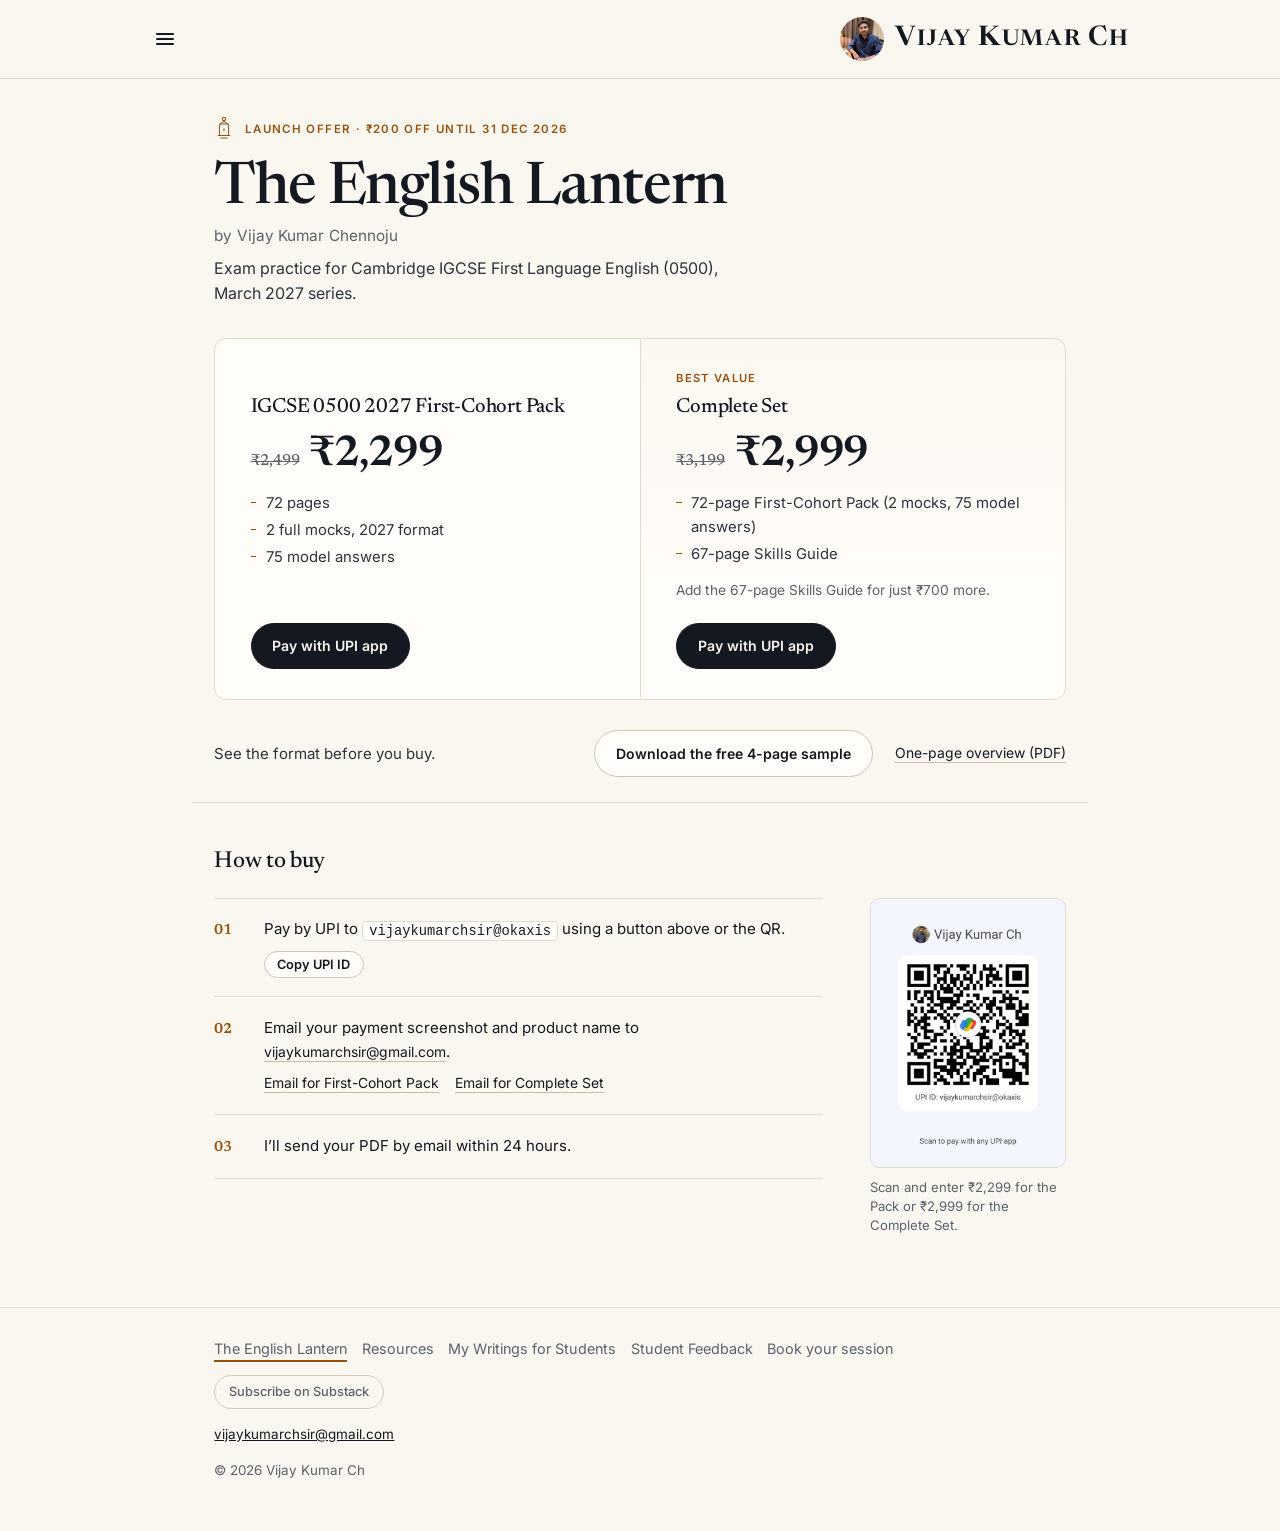
<file: index.html>
<!doctype html>
<html lang="en">
<head>
<meta charset="utf-8">
<meta name="viewport" content="width=device-width,initial-scale=1">
<title>The English Lantern · by Vijay Kumar Chennoju</title>
<meta name="description" content="Exam practice for Cambridge IGCSE First Language English (0500), March 2027 series.">
<link rel="stylesheet" href="css/site.css?v=4">
<link rel="stylesheet" href="https://fonts.googleapis.com/css2?family=Newsreader:ital,opsz,wght@0,6..72,400;0,6..72,500;0,6..72,600;0,6..72,700;1,6..72,400&amp;family=Inter:ital,opsz,wght@0,14..32,400;0,14..32,600;1,14..32,400&amp;display=swap">
<link rel="stylesheet" href="css/lantern.css?v=4">
</head>
<body class="lantern-page">
<a class="skip" href="#main">Skip to content</a>
<header id="site-header"></header>
<main id="main">

<section class="hero wrap">
  <div class="hero-top">
    <svg class="lantern-mark" viewBox="0 0 24 32" fill="none" xmlns="http://www.w3.org/2000/svg" aria-hidden="true" focusable="false">
      <circle cx="12" cy="3.5" r="2" stroke="currentColor" stroke-width="1.25"/>
      <path d="M7 9.5 12 6.5l5 3" stroke="currentColor" stroke-width="1.25" stroke-linejoin="round"/>
      <rect x="6.5" y="9.5" width="11" height="14" rx="1.5" stroke="currentColor" stroke-width="1.25"/>
      <path d="M12 19.5c0-2-1.8-3 0-5.2 1.8 2.2 0 3.2 0 5.2Z" fill="currentColor"/>
      <path d="M5 23.5h14M8 26.5h8" stroke="currentColor" stroke-width="1.25" stroke-linecap="round"/>
    </svg>
    <p class="offer-kicker">Launch offer · ₹200 off until 31 Dec 2026</p>
  </div>
  <h1>The English Lantern<span class="byline">by Vijay Kumar Chennoju</span></h1>
  <p class="lead">Exam practice for Cambridge IGCSE First Language English (0500), March 2027 series.</p>
</section>

<section class="offer-band wrap">
  <div class="packs">
    <article class="pack">
      <p class="pack-tag" aria-hidden="true">&nbsp;</p>
      <h2>IGCSE 0500 2027 First-Cohort Pack</h2>
      <p class="price"><del>₹2,499</del> <span class="now">₹2,299</span></p>
      <ul class="pack-list">
        <li>72 pages</li>
        <li>2 full mocks, 2027 format</li>
        <li>75 model answers</li>
      </ul>
      <p class="pack-action"><a class="btn" href="upi://pay?pa=vijaykumarchsir@okaxis&amp;pn=Vijay%20Kumar%20Chennoju&amp;cu=INR&amp;am=2299">Pay with UPI app</a></p>
    </article>

    <article class="pack">
      <p class="pack-tag">Best value</p>
      <h2>Complete Set</h2>
      <p class="price"><del>₹3,199</del> <span class="now">₹2,999</span></p>
      <ul class="pack-list">
        <li>72-page First-Cohort Pack (2 mocks, 75 model answers)</li>
        <li>67-page Skills Guide</li>
      </ul>
      <p class="sub-note">Add the 67-page Skills Guide for just ₹700 more.</p>
      <p class="pack-action"><a class="btn" href="upi://pay?pa=vijaykumarchsir@okaxis&amp;pn=Vijay%20Kumar%20Chennoju&amp;cu=INR&amp;am=2999">Pay with UPI app</a></p>
    </article>
  </div>
</section>

<section class="sample-band wrap">
  <p class="sample-note">See the format before you buy.</p>
  <div class="sample-actions">
    <a class="btn ghost" href="files/lantern-sample.pdf">Download the free 4-page sample</a>
    <a class="text-link" href="files/lantern-sales-sheet.pdf">One-page overview (PDF)</a>
  </div>
</section>

<section class="buy-band wrap">
  <h2>How to buy</h2>
  <div class="buy-grid">
    <ol class="steps">
      <li>
        <span class="num">01</span>
        <div class="step-body">
          <p>Pay by UPI to <span class="upi-id">vijaykumarchsir@okaxis</span> using a button above or the QR.</p>
          <div class="step-actions">
            <button type="button" class="btn ghost slim" data-copy="vijaykumarchsir@okaxis">Copy UPI ID</button>
          </div>
        </div>
      </li>
      <li>
        <span class="num">02</span>
        <div class="step-body">
          <p>Email your payment screenshot and product name to <a class="text-link" href="mailto:vijaykumarchsir@gmail.com">vijaykumarchsir@gmail.com</a>.</p>
          <div class="step-actions">
            <a class="text-link" href="mailto:vijaykumarchsir@gmail.com?subject=Payment%20for%20IGCSE%200500%202027%20First-Cohort%20Pack&amp;body=Hello%2C%0A%0AI%20have%20paid%20for%20the%20IGCSE%200500%202027%20First-Cohort%20Pack.%20My%20payment%20screenshot%20is%20attached.%0A%0AThank%20you.">Email for First-Cohort Pack</a>
            <a class="text-link" href="mailto:vijaykumarchsir@gmail.com?subject=Payment%20for%20The%20English%20Lantern%20Complete%20Set&amp;body=Hello%2C%0A%0AI%20have%20paid%20for%20the%20Complete%20Set.%20My%20payment%20screenshot%20is%20attached.%0A%0AThank%20you.">Email for Complete Set</a>
          </div>
        </div>
      </li>
      <li>
        <span class="num">03</span>
        <div class="step-body">
          <p>I’ll send your PDF by email within 24 hours.</p>
        </div>
      </li>
    </ol>

    <aside class="qr-aside">
      <figure class="qr-frame">
        <img src="images/upi-qr.jpg" width="600" height="834" alt="Google Pay QR code for Vijay Kumar Ch, UPI ID vijaykumarchsir@okaxis">
      </figure>
      <p class="qr-cap">Scan and enter ₹2,299 for the Pack or ₹2,999 for the Complete Set.</p>
    </aside>
  </div>
</section>

</main>
<footer id="site-footer"></footer>
<script src="js/site.js?v=4"></script>
<script>
(function(){
var f=document.getElementById('site-footer');
if(f){
f.querySelectorAll('a[href*="wa.me"],a[href*="whatsapp"],a[href*="WhatsApp"]').forEach(function(a){
var p=a.parentNode;
if(a.previousSibling&&a.previousSibling.nodeType===3){
a.previousSibling.textContent=a.previousSibling.textContent.replace(/\s*·\s*$/,'');
}
a.remove();
if(p)p.normalize();
});
}
document.querySelectorAll('[data-copy]').forEach(function(btn){
btn.addEventListener('click',function(){
var t=btn.getAttribute('data-copy');
function done(){var o=btn.getAttribute('data-label')||'Copy UPI ID';btn.textContent='Copied';setTimeout(function(){btn.textContent=o;},1600);}
if(navigator.clipboard&&navigator.clipboard.writeText){
navigator.clipboard.writeText(t).then(done).catch(function(){fallback(t,done);});
}else fallback(t,done);
});
});
function fallback(t,done){
var i=document.createElement('input');
i.value=t;i.setAttribute('readonly','');i.style.position='fixed';i.style.left='-9999px';
document.body.appendChild(i);i.select();
try{if(document.execCommand('copy'))done();}catch(e){}
i.remove();
}
})();
</script>
</body>
</html>
</file>
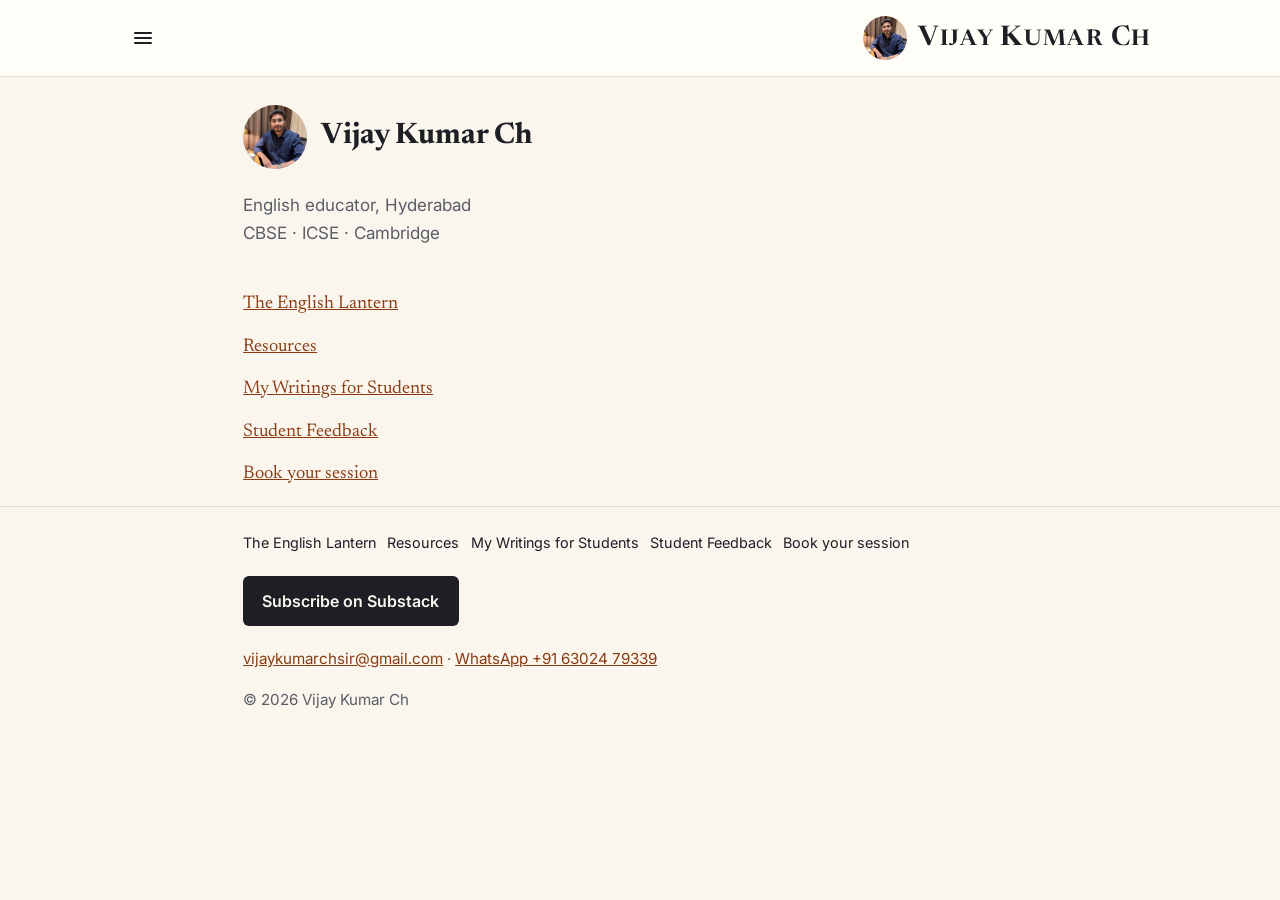
<file: about.html>
<!doctype html><html lang="en"><head><meta charset="utf-8"><meta name="viewport" content="width=device-width,initial-scale=1">
<title>About | Vijay Kumar Ch, English Educator</title><meta name="description" content="Vijay Kumar Ch, English educator in Hyderabad. CBSE, ICSE and Cambridge.">
<link rel="stylesheet" href="css/site.css?v=4"></head><body>
<a class="skip" href="#main">Skip to content</a><header id="site-header"></header>
<main id="main" class="wrap">
<div class="who">
<img class="portrait" src="images/portrait.jpg" width="640" height="641" alt="Vijay Kumar Ch">
<h1>Vijay Kumar Ch</h1>
</div>
<!-- QUALIFICATIONS: replace the lines below with exact degrees or certificates. Leave out years and school names until they are confirmed. -->
<p class="quals">English educator, Hyderabad<br>CBSE · ICSE · Cambridge</p>
<ul class="page-links">
<li><a href="index.html">The English Lantern</a></li>
<li><a href="resources.html">Resources</a></li>
<li><a href="writing.html">My Writings for Students</a></li>
<li><a href="feedback.html">Student Feedback</a></li>
<li><a href="book.html">Book your session</a></li>
</ul>
</main><footer id="site-footer"></footer><script src="js/site.js?v=4"></script></body></html>
</file>
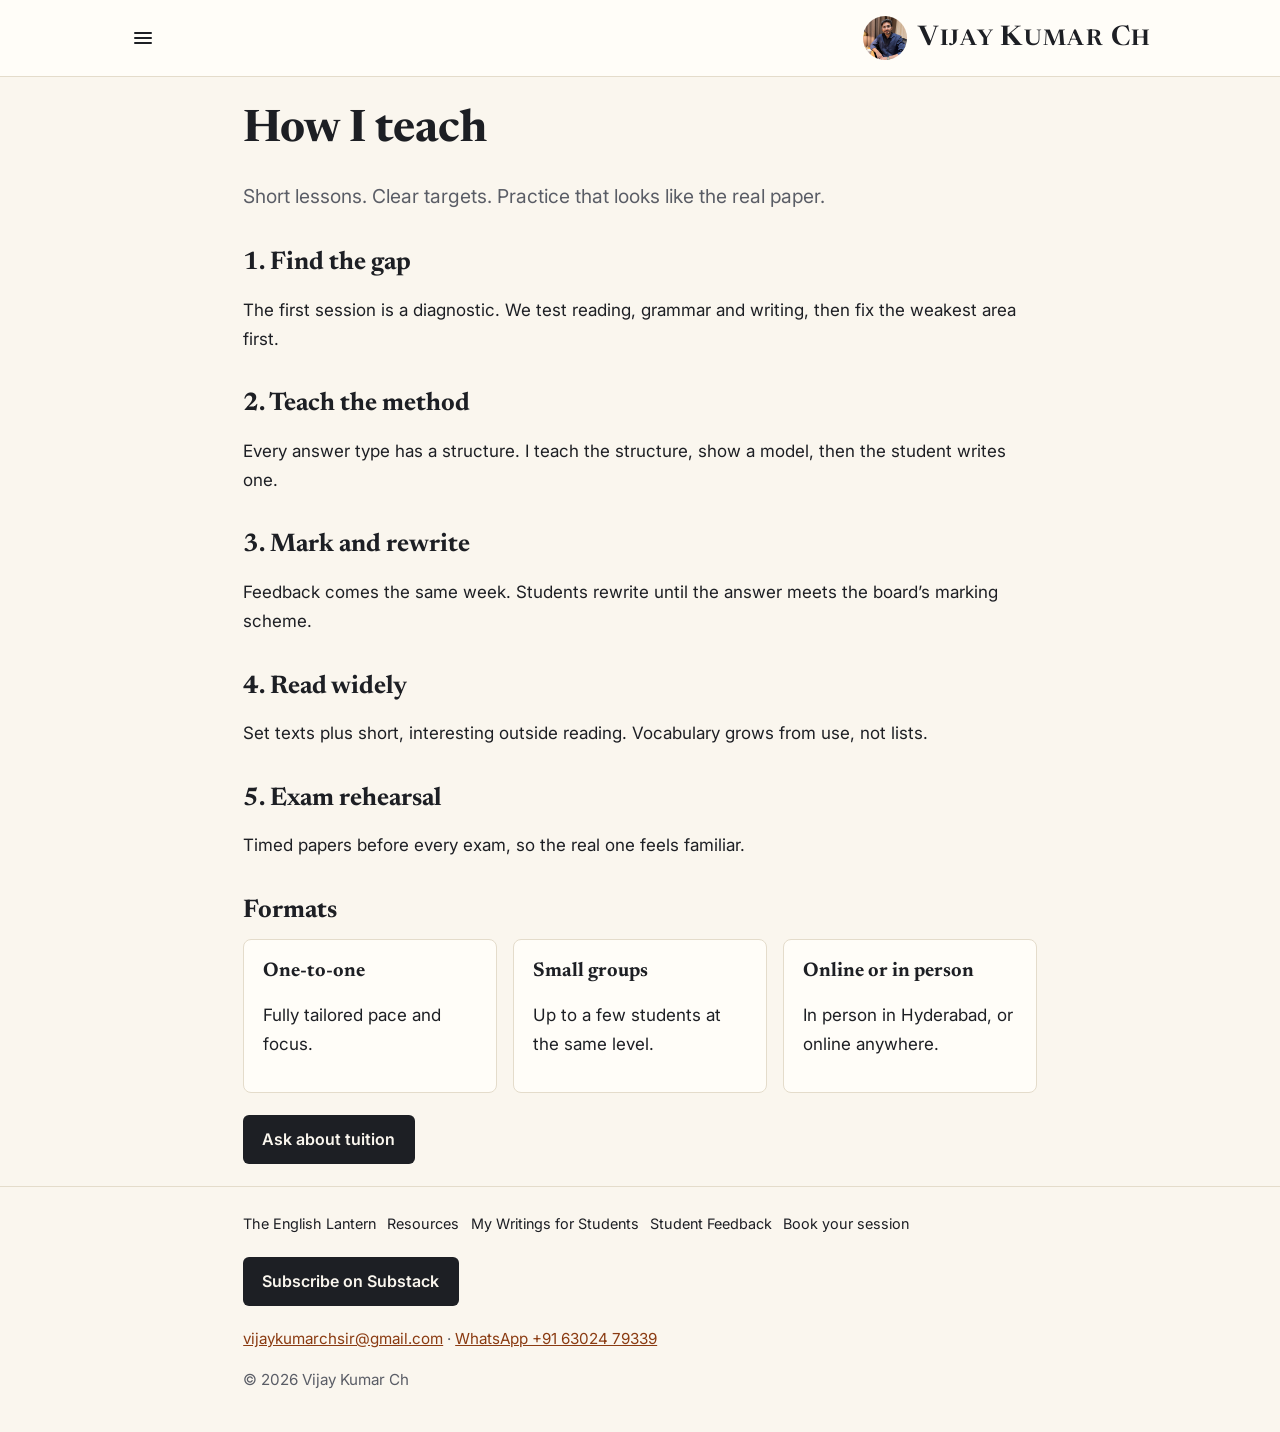
<file: approach.html>
<!doctype html><html lang="en"><head><meta charset="utf-8"><meta name="viewport" content="width=device-width,initial-scale=1">
<title>Approach | Vijay Kumar Ch, English Educator</title><meta name="description" content="How Vijay Kumar Ch teaches English.">
<link rel="stylesheet" href="css/site.css?v=4"></head><body>
<a class="skip" href="#main">Skip to content</a><header id="site-header"></header>
<main id="main" class="wrap">
<h1>How I teach</h1>
<p class="lead">Short lessons. Clear targets. Practice that looks like the real paper.</p>
<h2>1. Find the gap</h2><p>The first session is a diagnostic. We test reading, grammar and writing, then fix the weakest area first.</p>
<h2>2. Teach the method</h2><p>Every answer type has a structure. I teach the structure, show a model, then the student writes one.</p>
<h2>3. Mark and rewrite</h2><p>Feedback comes the same week. Students rewrite until the answer meets the board’s marking scheme.</p>
<h2>4. Read widely</h2><p>Set texts plus short, interesting outside reading. Vocabulary grows from use, not lists.</p>
<h2>5. Exam rehearsal</h2><p>Timed papers before every exam, so the real one feels familiar.</p>
<h2>Formats</h2>
<div class="grid"><div class="card"><h3>One-to-one</h3><p>Fully tailored pace and focus.</p></div><div class="card"><h3>Small groups</h3><p>Up to a few students at the same level.</p></div><div class="card"><h3>Online or in person</h3><p>In person in Hyderabad, or online anywhere.</p></div></div>
<p><a class="btn" href="book.html?purpose=Tuition">Ask about tuition</a></p>
</main><footer id="site-footer"></footer><script src="js/site.js?v=4"></script></body></html>
</file>
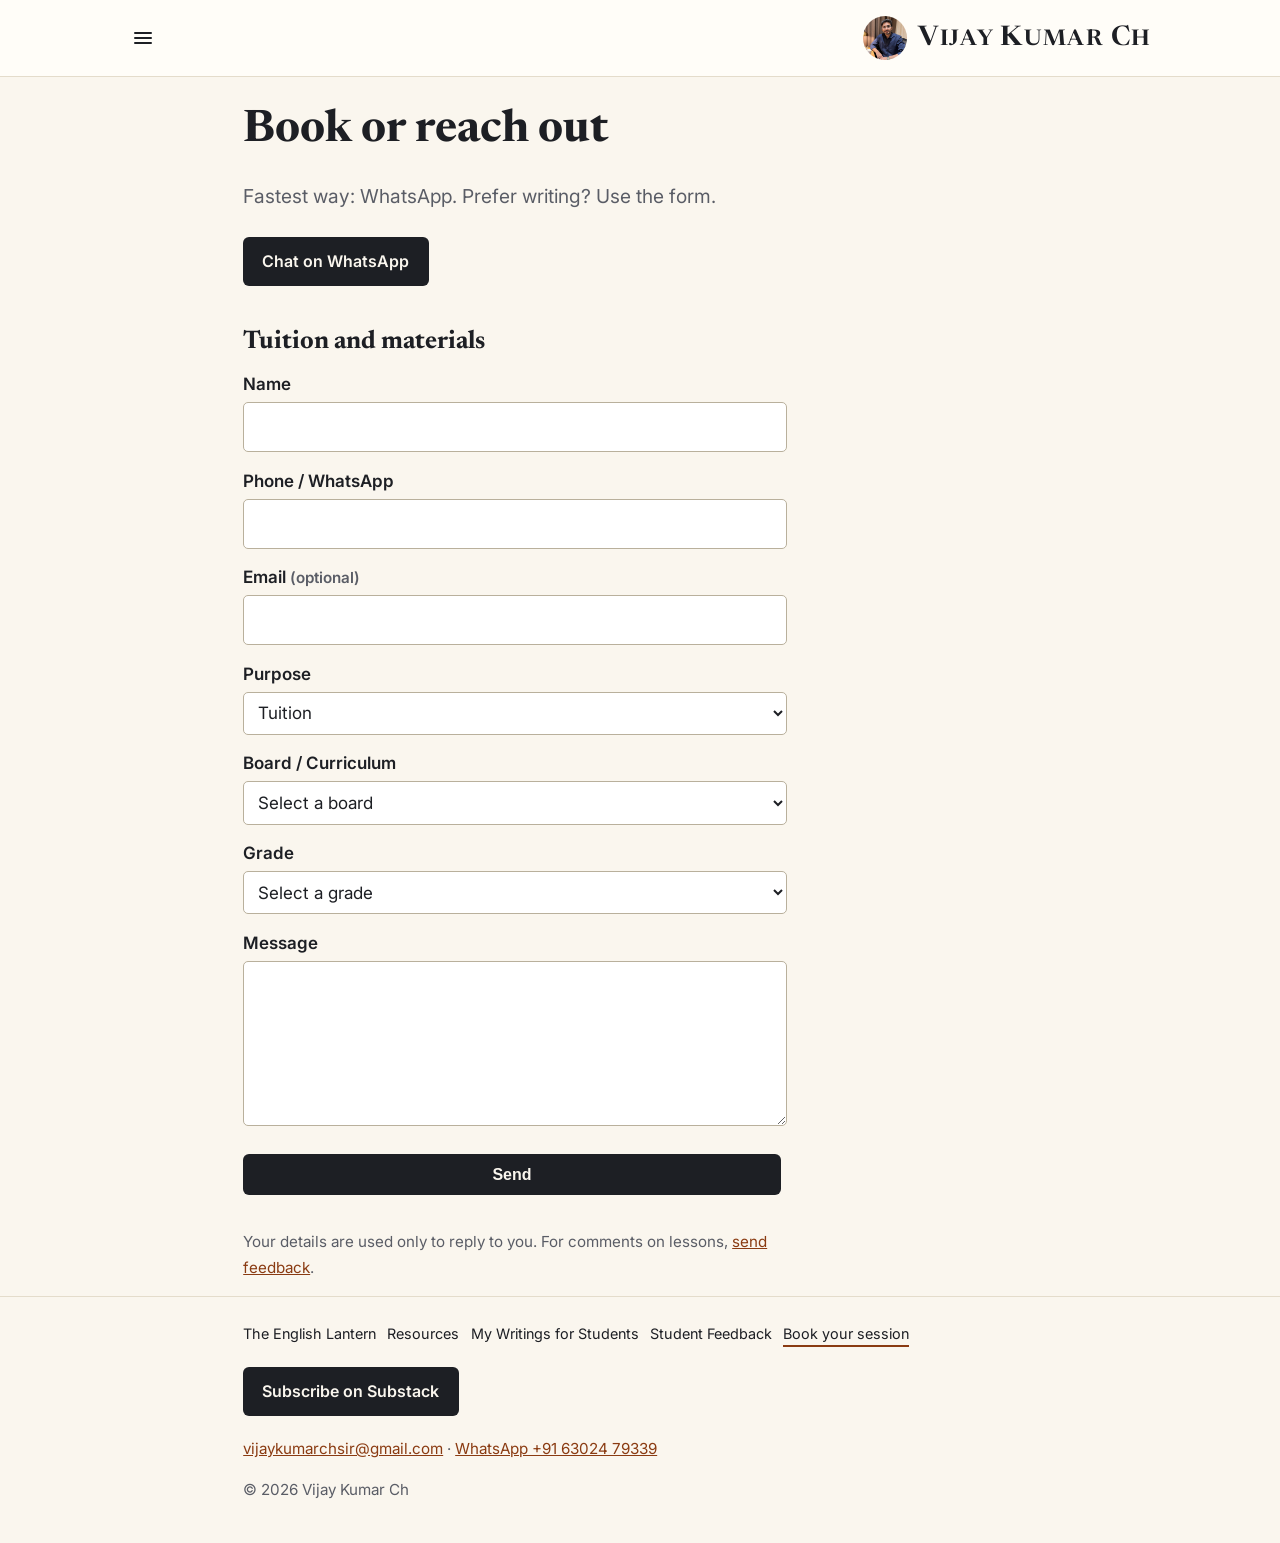
<file: book.html>
<!doctype html><html lang="en"><head><meta charset="utf-8"><meta name="viewport" content="width=device-width,initial-scale=1">
<title>Book your session | Vijay Kumar Ch, English Educator</title><meta name="description" content="Book English tuition with Vijay Kumar Ch on WhatsApp or by form.">
<link rel="stylesheet" href="css/site.css?v=4"></head><body>
<a class="skip" href="#main">Skip to content</a><header id="site-header"></header>
<main id="main" class="wrap">
<h1>Book or reach out</h1>
<p class="lead">Fastest way: WhatsApp. Prefer writing? Use the form.</p>
<p><a class="btn" href="https://wa.me/916302479339?text=Hi%2C%20I%E2%80%99d%20like%20to%20enquire%20about%20English%20tuition." rel="noopener" target="_blank">Chat on WhatsApp</a></p>
<h2>Tuition and materials</h2>
<form action="https://formsubmit.co/vijaykumarchsir@gmail.com" method="POST">
<input type="hidden" name="_subject" value="New enquiry from website">
<input type="hidden" name="_template" value="table">
<input type="hidden" name="_next" id="next" value="">
<div class="hp" aria-hidden="true"><label for="gotcha">Leave blank</label><input id="gotcha" type="text" name="_gotcha" tabindex="-1" autocomplete="off"></div>
<div><label for="name">Name</label><input id="name" name="name" required autocomplete="name"></div>
<div><label for="phone">Phone / WhatsApp</label><input id="phone" name="phone" type="tel" required autocomplete="tel"></div>
<div><label for="email">Email <span class="note">(optional)</span></label><input id="email" name="email" type="email" autocomplete="email"></div>
<div><label for="purpose">Purpose</label><select id="purpose" name="purpose" required><option>Tuition</option><option>Materials</option><option>Other</option></select></div>
<div><label for="board">Board / Curriculum</label>
<select id="board" name="board">
<option value="">Select a board</option>
<option>CBSE</option>
<option>ICSE</option>
<option>Cambridge</option>
<option>IB</option>
<option>Other</option>
</select></div>
<div><label for="grade">Grade</label>
<select id="grade" name="grade" required>
<option value="">Select a grade</option>
<option>6</option>
<option>7</option>
<option>8</option>
<option>9</option>
<option>10</option>
<option>11</option>
<option>12</option>
</select></div>
<div><label for="message">Message</label><textarea id="message" name="message" rows="5" required></textarea></div>
<button class="btn" type="submit">Send</button>
<p class="note">Your details are used only to reply to you. For comments on lessons, <a href="feedback.html#submit">send feedback</a>.</p>
</form>
</main><footer id="site-footer"></footer><script src="js/site.js?v=4"></script></body></html>
</file>
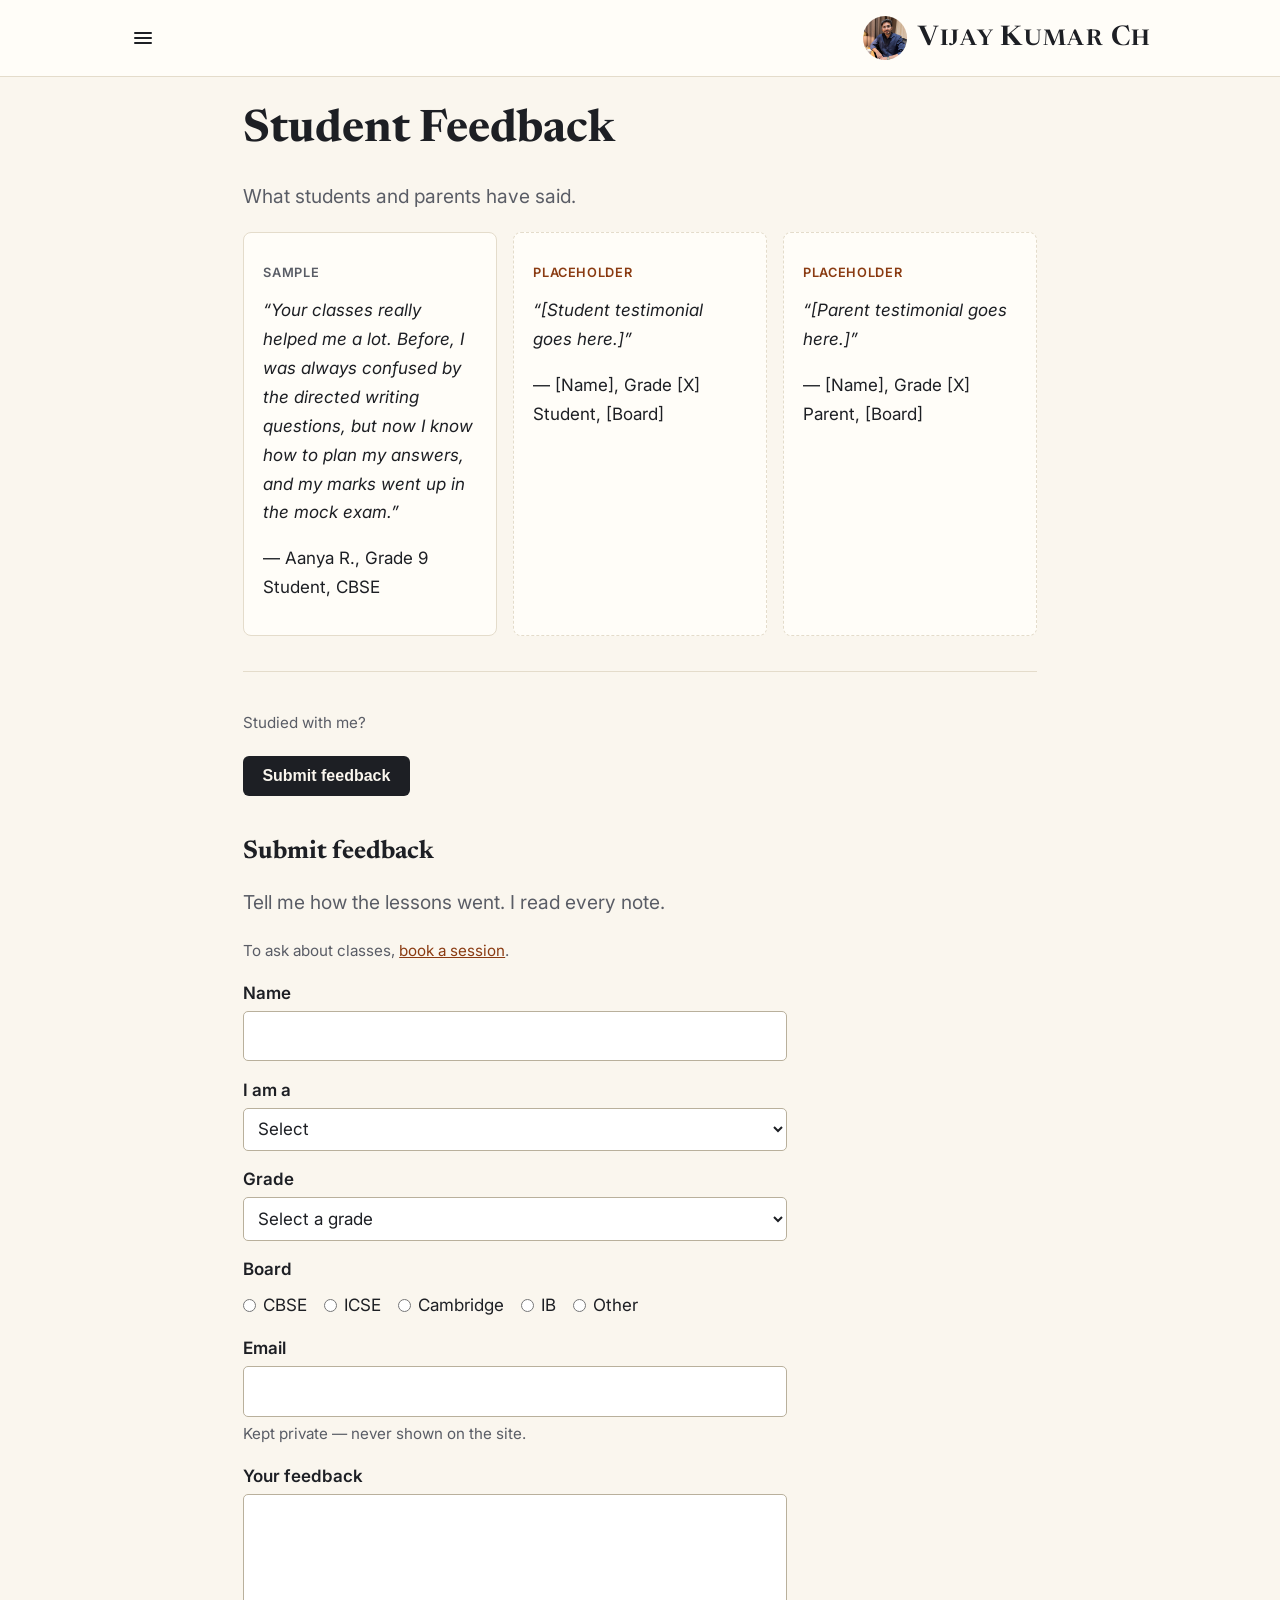
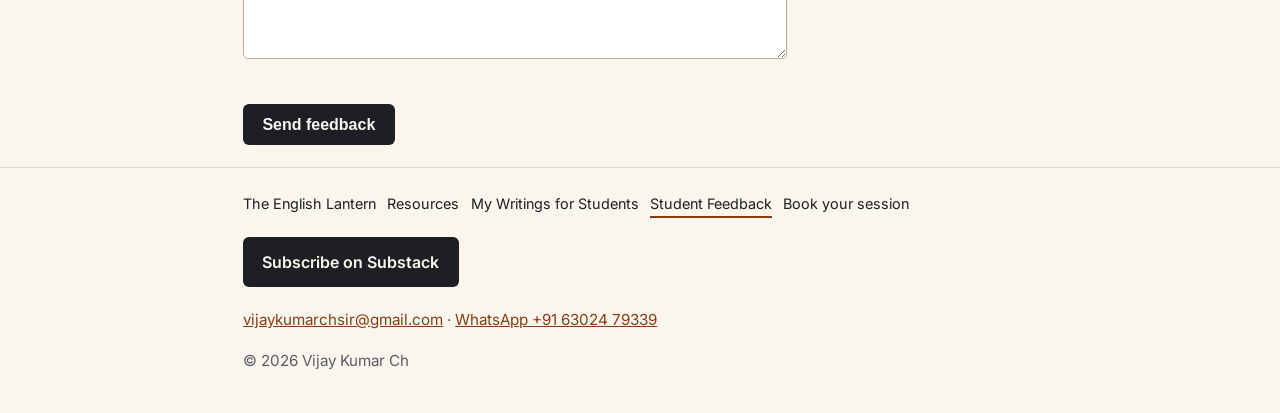
<file: feedback-submit.html>
<!doctype html>
<html lang="en">
<head>
<meta charset="utf-8">
<meta name="viewport" content="width=device-width,initial-scale=1">
<title>Submit feedback | Vijay Kumar Ch, English Educator</title>
<meta name="description" content="Send feedback about English tuition with Vijay Kumar Ch.">
<link rel="canonical" href="feedback.html#submit">
<meta http-equiv="refresh" content="0;url=feedback.html#submit">
<script>location.replace("feedback.html#submit");</script>
</head>
<body>
<p><a href="feedback.html#submit">Continue to Student Feedback</a></p>
</body>
</html>
</file>
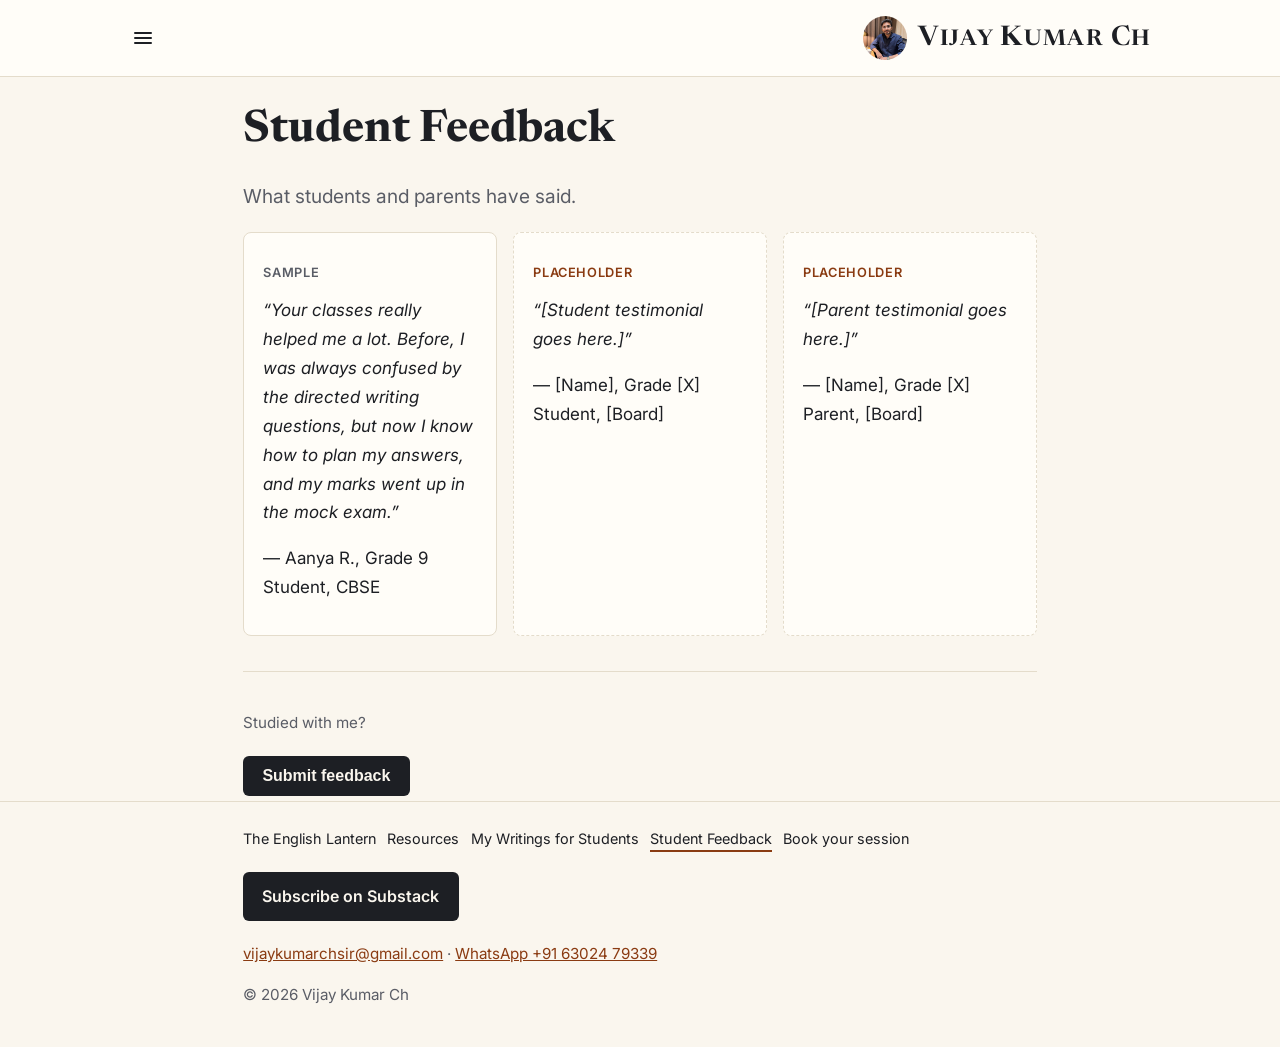
<file: feedback.html>
<!doctype html>
<html lang="en">
<head>
<meta charset="utf-8">
<meta name="viewport" content="width=device-width,initial-scale=1">
<title>Student Feedback | Vijay Kumar Ch, English Educator</title>
<meta name="description" content="What students and parents say about English tuition with Vijay Kumar Ch.">
<link rel="stylesheet" href="css/site.css?v=4">
</head>
<body>
<a class="skip" href="#main">Skip to content</a>
<header id="site-header"></header>
<main id="main" class="wrap">
<h1>Student Feedback</h1>
<p class="lead">What students and parents have said.</p>
<!-- EDIT: replace placeholders with approved testimonials only. Delete a card you do not need. -->
<div class="grid">
<!-- SAMPLE TESTIMONIAL: remove this card before publishing real ones. For preview only, so the credit style can be judged. -->
<div class="card sample">
<p class="tag">Sample</p>
<blockquote>“Your classes really helped me a lot. Before, I was always confused by the directed writing questions, but now I know how to plan my answers, and my marks went up in the mock exam.”</blockquote>
<p>— Aanya R., Grade 9 Student, CBSE</p>
</div>
<div class="card placeholder"><p class="tag">Placeholder</p><blockquote>“[Student testimonial goes here.]”</blockquote><p>— [Name], Grade [X] Student, [Board]</p></div>
<div class="card placeholder"><p class="tag">Placeholder</p><blockquote>“[Parent testimonial goes here.]”</blockquote><p>— [Name], Grade [X] Parent, [Board]</p></div>
</div>

<div class="feedback-cta">
<p class="note">Studied with me?</p>
<button type="button" class="btn" id="open-feedback" aria-expanded="false" aria-controls="submit">Submit feedback</button>
</div>

<section class="feedback-panel" id="submit" hidden>
<div class="feedback-panel-inner">
<h2>Submit feedback</h2>
<p class="lead">Tell me how the lessons went. I read every note.</p>
<p class="note">To ask about classes, <a href="book.html">book a session</a>.</p>
<form id="feedback-form" action="https://formsubmit.co/vijaykumarchsir@gmail.com" method="POST">
<input type="hidden" name="_subject" value="Feedback from website">
<input type="hidden" name="_template" value="table">
<input type="hidden" name="purpose" value="Feedback">
<input type="hidden" name="_next" id="next" value="">
<div class="hp" aria-hidden="true"><label for="gotcha">Leave blank</label><input id="gotcha" type="text" name="_gotcha" tabindex="-1" autocomplete="off"></div>
<div><label for="name">Name</label><input id="name" name="name" required autocomplete="name"></div>
<div><label for="role">I am a</label>
<select id="role" name="role" required>
<option value="">Select</option>
<option>Student</option>
<option>Parent</option>
</select></div>
<div><label for="grade">Grade</label>
<select id="grade" name="grade" required>
<option value="">Select a grade</option>
<option>Grade 6</option>
<option>Grade 7</option>
<option>Grade 8</option>
<option>Grade 9</option>
<option>Grade 10</option>
<option>Grade 11</option>
<option>Grade 12</option>
<option>Other</option>
</select></div>
<fieldset class="board-group">
<legend id="board-legend">Board</legend>
<div class="board-options" role="radiogroup" aria-labelledby="board-legend">
<label><input type="radio" name="board" value="CBSE" required> CBSE</label>
<label><input type="radio" name="board" value="ICSE"> ICSE</label>
<label><input type="radio" name="board" value="Cambridge"> Cambridge</label>
<label><input type="radio" name="board" value="IB"> IB</label>
<label><input type="radio" name="board" value="Other"> Other</label>
</div>
</fieldset>
<div>
<label for="email">Email</label>
<input id="email" name="email" type="email" required autocomplete="email">
<span class="note field-note">Kept private — never shown on the site.</span>
</div>
<div>
<label for="feedback">Your feedback</label>
<textarea id="feedback" name="feedback" rows="5" required></textarea>
</div>
<p><button class="btn" type="submit" id="send-feedback">Send feedback</button></p>
</form>
</div>
</section>
</main>
<footer id="site-footer"></footer>
<script src="js/site.js?v=4"></script>
<script src="js/feedback-form.js?v=4"></script>
</body>
</html>
</file>
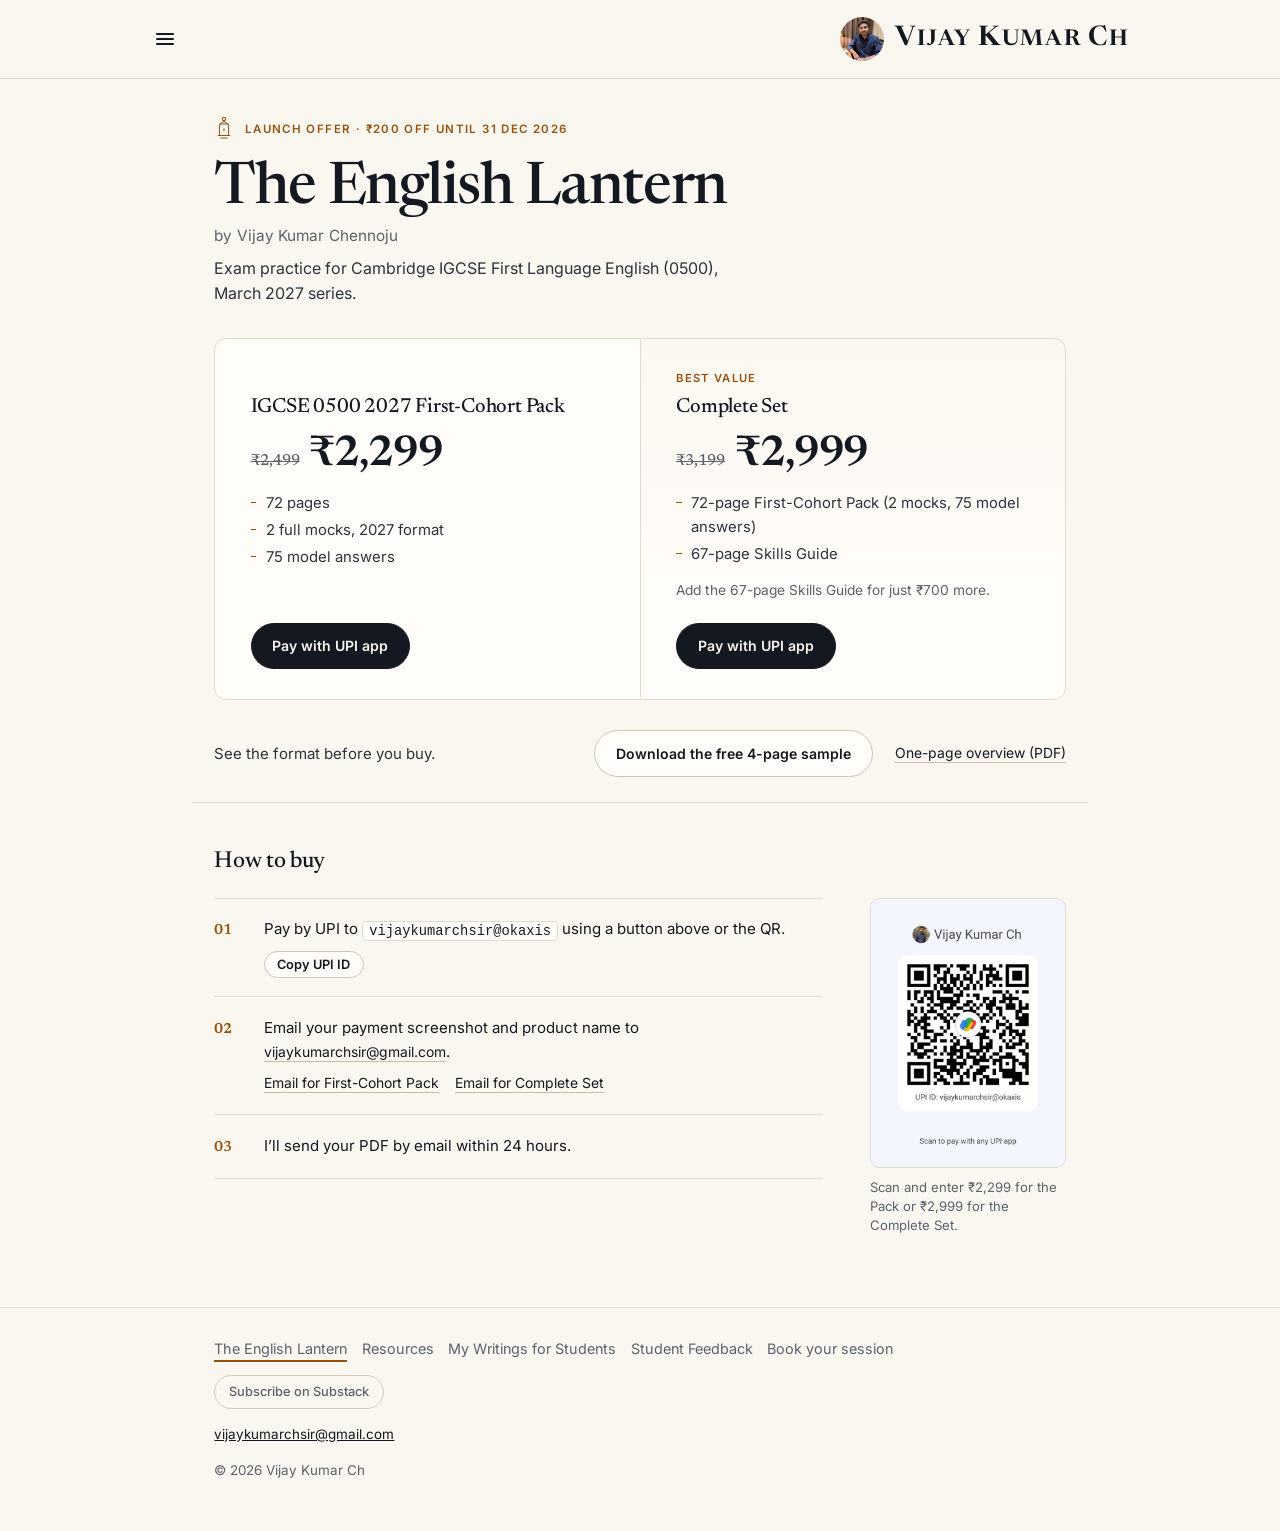
<file: lantern.html>
<!doctype html>
<html lang="en">
<head>
<meta charset="utf-8">
<meta name="viewport" content="width=device-width,initial-scale=1">
<title>The English Lantern · by Vijay Kumar Chennoju</title>
<meta name="description" content="Exam practice for Cambridge IGCSE First Language English (0500), March 2027 series.">
<link rel="canonical" href="index.html">
<meta http-equiv="refresh" content="0;url=index.html">
<script>location.replace("index.html");</script>
</head>
<body>
<p><a href="index.html">Continue to The English Lantern</a></p>
</body>
</html>
</file>
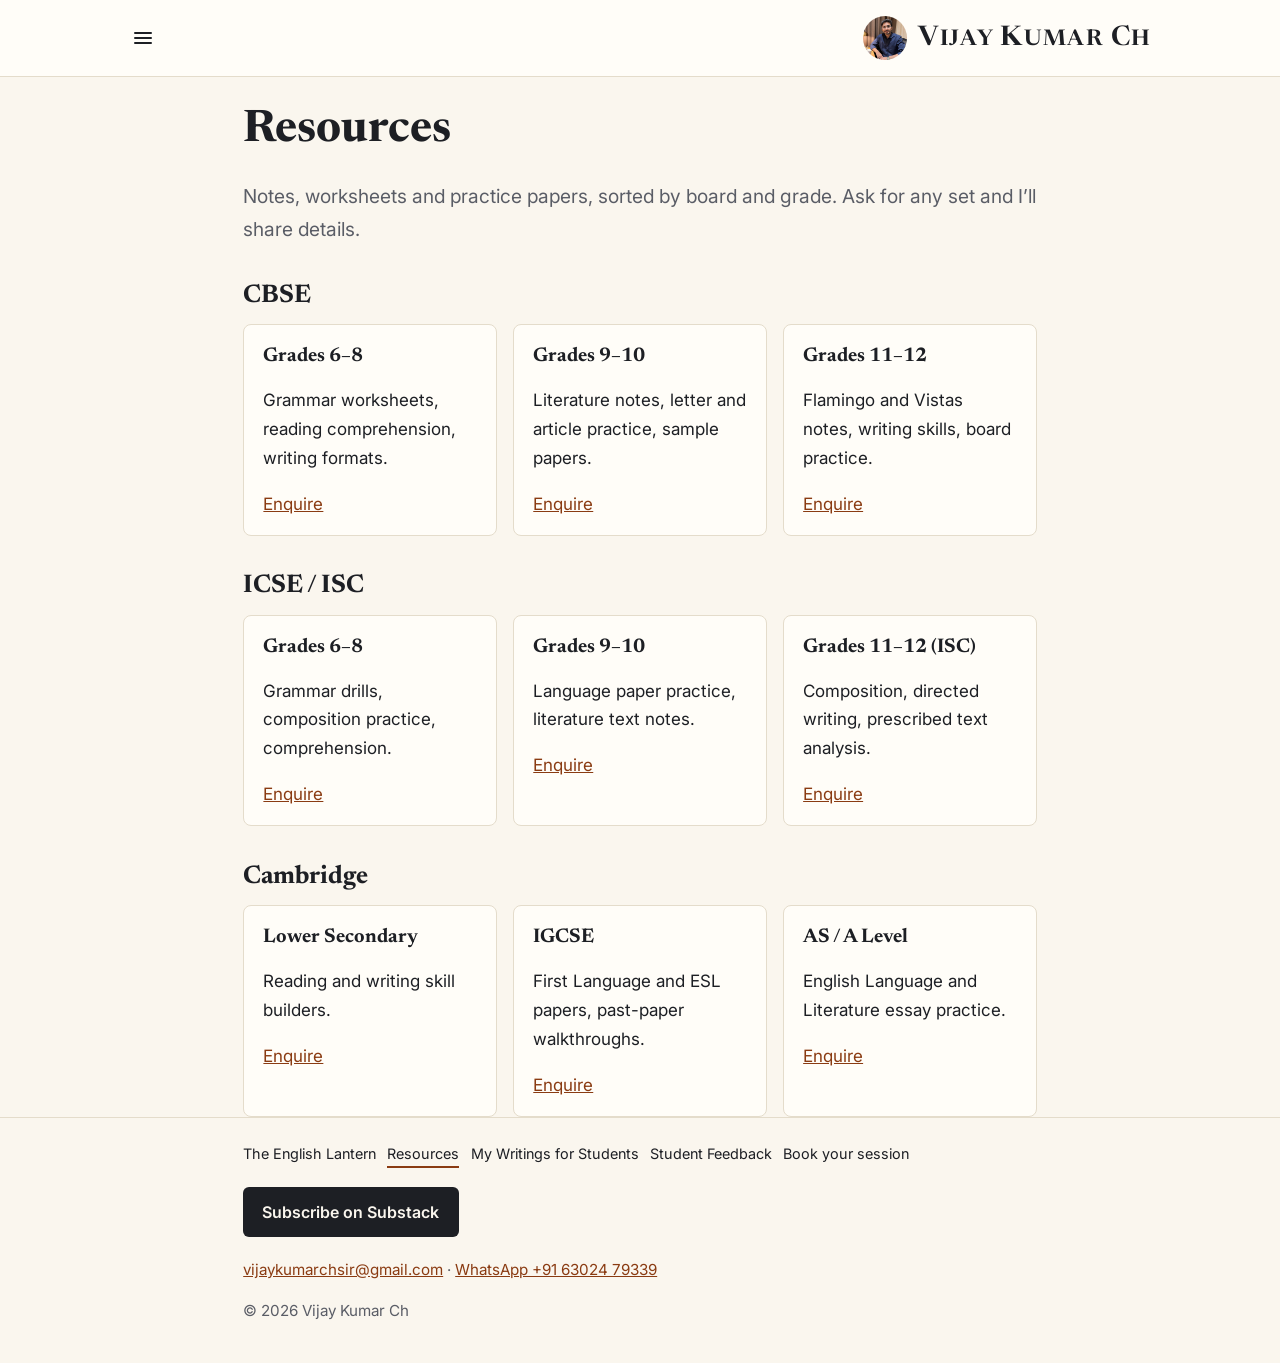
<file: resources.html>
<!doctype html><html lang="en"><head><meta charset="utf-8"><meta name="viewport" content="width=device-width,initial-scale=1">
<title>Resources | Vijay Kumar Ch, English Educator</title><meta name="description" content="English learning materials for CBSE, ICSE and Cambridge.">
<link rel="stylesheet" href="css/site.css?v=4"></head><body>
<a class="skip" href="#main">Skip to content</a><header id="site-header"></header>
<main id="main" class="wrap">
<h1>Resources</h1>
<p class="lead">Notes, worksheets and practice papers, sorted by board and grade. Ask for any set and I’ll share details.</p>
<h2>CBSE</h2><div class="grid">
<div class="card"><h3>Grades 6–8</h3><p>Grammar worksheets, reading comprehension, writing formats.</p><a href="book.html?purpose=Materials">Enquire</a></div>
<div class="card"><h3>Grades 9–10</h3><p>Literature notes, letter and article practice, sample papers.</p><a href="book.html?purpose=Materials">Enquire</a></div>
<div class="card"><h3>Grades 11–12</h3><p>Flamingo and Vistas notes, writing skills, board practice.</p><a href="book.html?purpose=Materials">Enquire</a></div></div>
<h2>ICSE / ISC</h2><div class="grid">
<div class="card"><h3>Grades 6–8</h3><p>Grammar drills, composition practice, comprehension.</p><a href="book.html?purpose=Materials">Enquire</a></div>
<div class="card"><h3>Grades 9–10</h3><p>Language paper practice, literature text notes.</p><a href="book.html?purpose=Materials">Enquire</a></div>
<div class="card"><h3>Grades 11–12 (ISC)</h3><p>Composition, directed writing, prescribed text analysis.</p><a href="book.html?purpose=Materials">Enquire</a></div></div>
<h2>Cambridge</h2><div class="grid">
<div class="card"><h3>Lower Secondary</h3><p>Reading and writing skill builders.</p><a href="book.html?purpose=Materials">Enquire</a></div>
<div class="card"><h3>IGCSE</h3><p>First Language and ESL papers, past-paper walkthroughs.</p><a href="book.html?purpose=Materials">Enquire</a></div>
<div class="card"><h3>AS / A Level</h3><p>English Language and Literature essay practice.</p><a href="book.html?purpose=Materials">Enquire</a></div></div>
</main><footer id="site-footer"></footer><script src="js/site.js?v=4"></script></body></html>
</file>
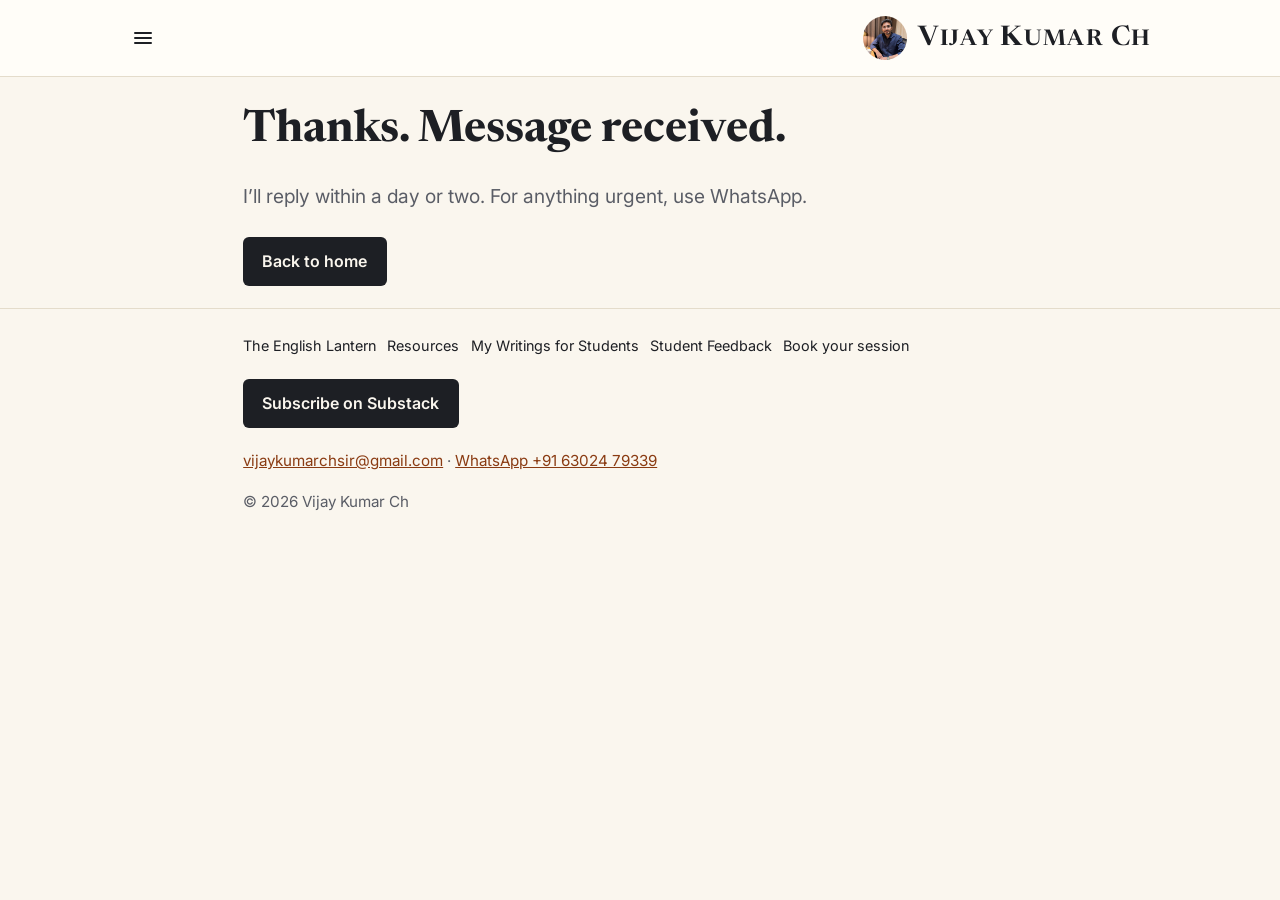
<file: thanks.html>
<!doctype html><html lang="en"><head><meta charset="utf-8"><meta name="viewport" content="width=device-width,initial-scale=1">
<title>Thanks | Vijay Kumar Ch, English Educator</title><meta name="description" content="Message received.">
<link rel="stylesheet" href="css/site.css?v=4"></head><body>
<a class="skip" href="#main">Skip to content</a><header id="site-header"></header>
<main id="main" class="wrap">
<h1>Thanks. Message received.</h1><p class="lead">I’ll reply within a day or two. For anything urgent, use WhatsApp.</p>
<p><a class="btn" href="index.html">Back to home</a></p>
</main><footer id="site-footer"></footer><script src="js/site.js?v=4"></script></body></html>
</file>
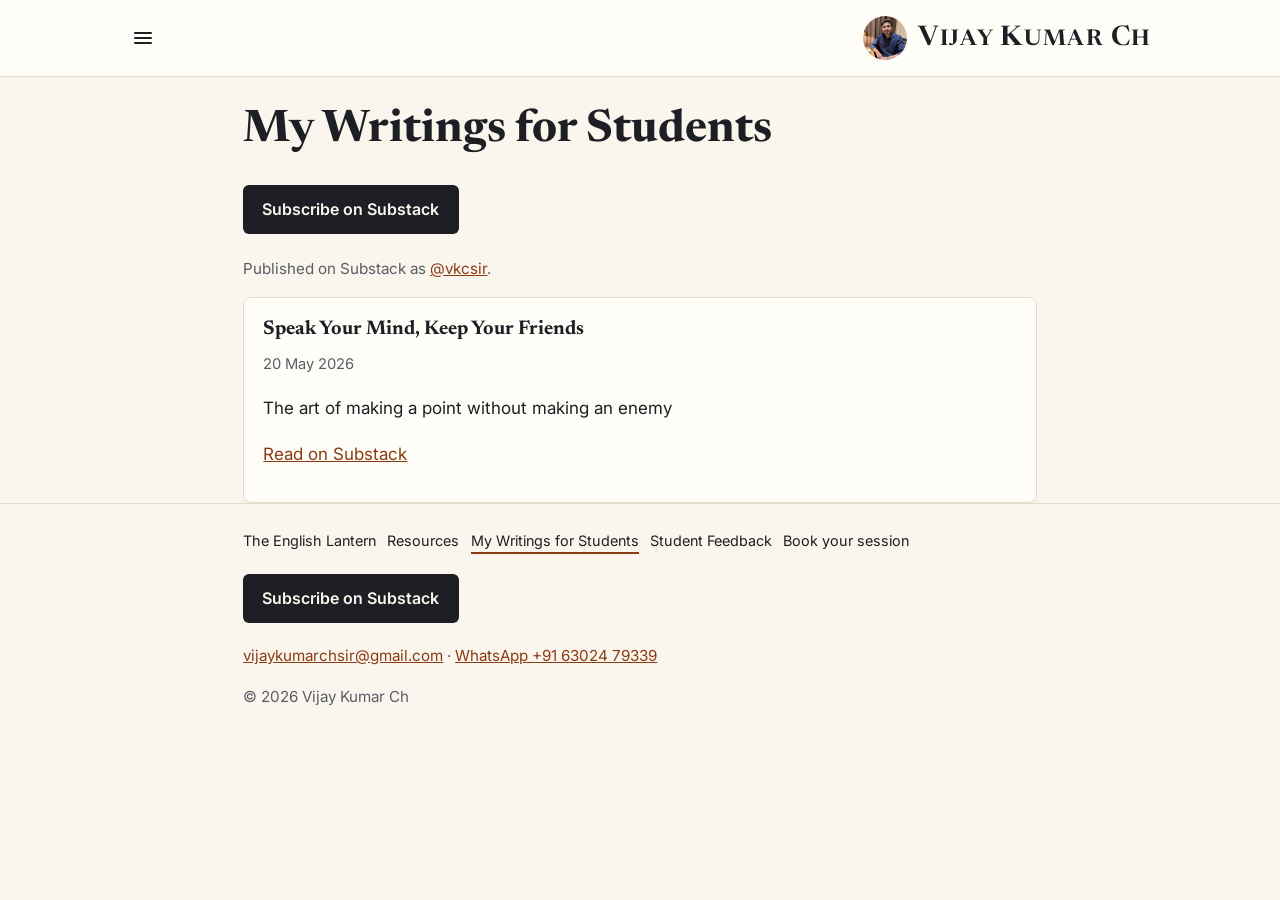
<file: writing.html>
<!doctype html><html lang="en"><head><meta charset="utf-8"><meta name="viewport" content="width=device-width,initial-scale=1">
<title>My Writings for Students | Vijay Kumar Ch, English Educator</title><meta name="description" content="Notes on English, reading, and exam answers by Vijay Kumar Ch.">
<link rel="stylesheet" href="css/site.css?v=4"></head><body>
<a class="skip" href="#main">Skip to content</a><header id="site-header"></header>
<main id="main" class="wrap">
<h1>My Writings for Students</h1>
<p><a class="btn" href="https://substack.com/@vkcsir" rel="noopener" target="_blank">Subscribe on Substack</a></p>
<p class="note">Published on Substack as <a href="https://substack.com/@vkcsir" rel="noopener" target="_blank">@vkcsir</a>.</p>
<div class="grid">
<!-- ADD A POST: copy an <article class="card"> below. Set the title, the date, the subtitle, and a “Read on Substack” link to that post. Profile: https://substack.com/@vkcsir -->
<article class="card">
<h3>Speak Your Mind, Keep Your Friends</h3>
<p class="meta">20 May 2026</p>
<p>The art of making a point without making an enemy</p>
<p><a href="https://vijaykumarchsir.substack.com/p/speak-your-mind-keep-your-friends" rel="noopener" target="_blank">Read on Substack</a></p>
</article>
</div>
</main><footer id="site-footer"></footer><script src="js/site.js?v=4"></script></body></html>
</file>
<file: css/site.css>
@import url('https://fonts.googleapis.com/css2?family=Newsreader:ital,opsz,wght@0,6..72,400;0,6..72,500;0,6..72,600;0,6..72,700;1,6..72,400&family=Inter:ital,opsz,wght@0,14..32,400;0,14..32,600;1,14..32,400&display=swap');
:root{--ink:#1d1f24;--muted:#5a5d66;--paper:#faf6ee;--card:#fffdf8;--line:#e4dccb;--accent:#8a3b12;--focus:#1a5fb4}
*{box-sizing:border-box}
body{margin:0;background:var(--paper);color:var(--ink);font:1.0625rem/1.7 Inter,system-ui,sans-serif}
h1,h2,h3{font-family:Newsreader,Georgia,serif;font-optical-sizing:auto;line-height:1.2;margin:1.4em 0 .5em}
h1{font-size:clamp(1.9rem,6vw,2.8rem);margin-top:.6em}
a{color:var(--accent)}a:focus-visible,button:focus-visible,input:focus-visible,select:focus-visible,textarea:focus-visible{outline:3px solid var(--focus);outline-offset:2px}
.skip{position:absolute;left:-999px}.skip:focus{left:1rem;top:1rem;background:#fff;padding:.5rem;z-index:9}
.wrap{max-width:52rem;margin:0 auto;padding:0 1.2rem}
header{border-bottom:1px solid var(--line);background:var(--card)}
header .wrap{max-width:64rem}
.bar{display:grid;grid-template-columns:auto 1fr auto;align-items:center;column-gap:1rem;padding:1rem 0}
.who{display:flex;flex-wrap:nowrap;align-items:center;gap:.85rem;margin-top:1.75rem}
.portrait{width:4rem;height:4rem;object-fit:cover;object-position:center 16%;border-radius:50%;flex:0 0 auto;display:block}
.who h1{margin:0;min-width:0;font-size:clamp(1.35rem,4vw,1.85rem)}
.quals{color:var(--muted);margin:1.35rem 0 0}
.page-links{list-style:none;margin:2.5rem 0 1rem;padding:0}
.page-links li{margin:.7rem 0}
.page-links a{font-family:Newsreader,Georgia,serif;font-size:1.15rem}
.identity{grid-column:3;grid-row:1;display:flex;align-items:center;gap:.7rem;justify-self:end;font-family:Newsreader,Georgia,serif;font-weight:600;color:var(--ink);text-decoration:none}
.identity-photo{width:2.75rem;height:2.75rem;object-fit:cover;object-position:center 16%;border-radius:50%;flex:0 0 auto;display:block}
.identity-name{font-family:inherit;font-weight:600;font-size:1.35rem;line-height:1;letter-spacing:.08em;white-space:nowrap;font-optical-sizing:auto;font-variation-settings:"opsz" 72}
.identity-initial{font-size:1.25em;font-weight:inherit}
header nav{grid-column:1;grid-row:1;min-width:0}
nav ul{list-style:none;margin:0;padding:0;display:flex;flex-wrap:wrap;gap:.25rem 1.05rem}
nav a{color:var(--ink);text-decoration:none;padding:.2rem 0;font-size:.9rem}
footer nav a[aria-current=page]{border-bottom:2px solid var(--accent)}
@media (max-width:739px){
.bar{padding:.85rem 0;column-gap:.75rem}
.identity{gap:.5rem}
.identity-photo{width:2.25rem;height:2.25rem}
.identity-name{font-size:1.05rem;letter-spacing:.06em}
}
main{padding:1rem 0 3rem}.lead{font-size:1.2rem;color:var(--muted)}
.btn{display:inline-block;padding:.7rem 1.2rem;border-radius:6px;background:var(--ink);color:var(--paper);text-decoration:none;font-weight:600;border:0;font-size:1rem;cursor:pointer;margin:.3rem .4rem .3rem 0}
.btn.alt{background:transparent;color:var(--ink);border:1.5px solid var(--ink)}
.grid{display:grid;gap:1rem;grid-template-columns:repeat(auto-fit,minmax(15rem,1fr))}
.card{background:var(--card);border:1px solid var(--line);border-radius:8px;padding:1rem 1.2rem}
.card h3{margin-top:.2em}.placeholder{border-style:dashed}.tag{font-size:.8rem;font-weight:600;color:var(--accent);text-transform:uppercase;letter-spacing:.05em}
blockquote{margin:0;font-style:italic}
form{display:grid;gap:.9rem;max-width:34rem}label{font-weight:600;display:block;margin-bottom:.2rem}
input,select,textarea{width:100%;padding:.6rem;border:1px solid #b9b09c;border-radius:5px;font:inherit;background:#fff;color:var(--ink)}
.hp{position:absolute;left:-9999px}.note{color:var(--muted);font-size:.95rem}
.meta{color:var(--muted);font-size:.92rem;margin:.15rem 0 .55rem}
footer{border-top:1px solid var(--line);padding:1.5rem 0;color:var(--muted);font-size:.95rem}
footer nav ul{gap:.15rem .7rem}

/* Feedback form: expand panel and writing checker */
.feedback-cta{margin:2.2rem 0 0;padding-top:1.4rem;border-top:1px solid var(--line)}
.feedback-cta .btn{margin-left:0}
#submit{scroll-margin-top:1rem}
.feedback-panel{display:grid;grid-template-rows:0fr;transition:grid-template-rows .4s ease}
.feedback-panel.is-open{grid-template-rows:1fr}
.feedback-panel>.feedback-panel-inner{overflow:hidden}
.feedback-panel .lead{margin-top:1.2rem}
.field-note{display:block;margin:.3rem 0 0;font-weight:400}
.board-group{border:0;margin:0;padding:0}
.board-group legend{font-weight:600;margin:0 0 .45rem;padding:0}
.board-options{display:flex;flex-wrap:wrap;gap:.45rem 1.1rem}
.board-options label{font-weight:400;display:inline-flex;align-items:center;gap:.4rem;margin:0;cursor:pointer}
.board-options input{width:auto;margin:0}
.card.sample .tag{color:var(--muted)}

.visually-hidden{position:absolute;width:1px;height:1px;padding:0;margin:-1px;overflow:hidden;clip:rect(0,0,0,0);white-space:nowrap;border:0}
body.menu-open{overflow:hidden}

.menu-toggle{grid-column:1;grid-row:1;justify-self:start;appearance:none;background:transparent;border:0;width:2.75rem;height:2.75rem;display:inline-flex;align-items:center;justify-content:center;padding:0;margin:0 0 0 -.45rem;cursor:pointer;color:var(--ink);border-radius:50%}
.menu-toggle:hover{color:var(--accent)}
.menu-toggle-lines{display:block;width:1.15rem;height:1.5px;background:currentColor;position:relative;border-radius:1px}
.menu-toggle-lines:before,.menu-toggle-lines:after{content:"";position:absolute;left:0;width:100%;height:1.5px;background:currentColor;border-radius:1px}
.menu-toggle-lines:before{top:-5px}
.menu-toggle-lines:after{top:5px}

.menu-close{appearance:none;background:transparent;border:0;width:2.75rem;height:2.75rem;display:inline-flex;align-items:center;justify-content:center;padding:0;cursor:pointer;color:var(--ink);border-radius:50%;position:absolute;top:1.05rem;right:max(.5rem, calc((100vw - 64rem) / 2 + .5rem))}
.menu-close:hover{color:var(--accent)}
.menu-close-icon{display:block;width:1.05rem;height:1.05rem;position:relative}
.menu-close-icon:before,.menu-close-icon:after{content:"";position:absolute;left:50%;top:50%;width:1.05rem;height:1.5px;background:currentColor;border-radius:1px}
.menu-close-icon:before{transform:translate(-50%,-50%) rotate(45deg)}
.menu-close-icon:after{transform:translate(-50%,-50%) rotate(-45deg)}

.menu-backdrop{position:fixed;top:var(--header-h,4.85rem);right:0;bottom:0;left:0;z-index:70;background:rgba(20,24,32,.28);opacity:0;visibility:hidden;transition:opacity .35s ease,visibility 0s linear .35s}
.menu-backdrop.is-open{opacity:1;visibility:visible;transition:opacity .35s ease,visibility 0s linear 0s}
.menu-drawer{position:fixed;top:var(--header-h,4.85rem);right:0;bottom:0;z-index:80;width:min(22rem,88vw);background:var(--card);border-left:1px solid var(--line);box-shadow:-18px 0 40px rgba(20,24,32,.06);padding:2.7rem 1.85rem 2rem;display:flex;flex-direction:column;transform:translateX(100%);visibility:hidden;transition:transform .4s cubic-bezier(.22,1,.36,1),visibility 0s linear .4s}
.menu-drawer.is-open{transform:none;visibility:visible;transition:transform .4s cubic-bezier(.22,1,.36,1),visibility 0s linear 0s}
.menu-drawer .menu-close{top:.35rem;right:.55rem}
.menu-drawer nav{display:flex;flex-direction:column;align-items:flex-start;min-height:0;padding-top:.4rem}
.menu-drawer nav ul{display:flex;flex-direction:column;flex-wrap:nowrap;gap:0;margin:0 0 1.15rem;padding:0 0 1.15rem;width:100%;border-bottom:1px solid var(--line)}
.menu-drawer nav a{font-family:Newsreader,Georgia,serif;font-weight:500;font-size:1.45rem;line-height:1.25;letter-spacing:-.015em;color:var(--ink);text-decoration:none;display:block;padding:.55rem 0;font-optical-sizing:auto;font-variation-settings:"opsz" 36;border-bottom:0;transition:color .2s ease}
.menu-drawer nav a:hover,.menu-drawer nav a:focus-visible{color:var(--accent)}
.menu-drawer nav a[aria-current=page]{color:var(--accent);border-bottom:0}
.menu-drawer .menu-book{margin:0;padding:.45rem .95rem;font-size:.82rem;font-weight:600;letter-spacing:.01em;border-radius:4px;background:transparent;color:var(--ink);border:1.5px solid var(--ink)}
.menu-drawer .menu-book:hover,.menu-drawer .menu-book:focus-visible{background:var(--ink);color:var(--paper)}
.menu-drawer .menu-book[aria-current=page]{background:var(--ink);color:var(--paper)}

@media (max-width:739px){
.menu-toggle{width:2.5rem;height:2.5rem;margin-left:-.35rem}
.menu-drawer{width:min(20rem,86vw);padding:2.5rem 1.45rem 1.6rem}
.menu-drawer nav a{font-size:1.3rem}
}

@media (prefers-reduced-motion:reduce){
.menu-drawer,.menu-backdrop,.menu-drawer nav a{transition:none}
}
</file>
<file: css/lantern.css>
/* Page-scoped styles for the store (index.html, and lantern.html if served as a copy). Shared site.css stays unchanged. */

body.lantern-page{
  --accent:#96530d;
  --ink:#141820;
  --ink-soft:#2d323c;
  --muted:#5c616b;
  --paper:#faf7f1;
  --surface:#fffdf9;
  --line:#e3dccd;
  --amber:#96530d;
  --amber-soft:rgba(150,83,13,.035);
  --focus:#1a5fb4;
  background:var(--paper);
  color:var(--ink);
  font-family:Inter,system-ui,sans-serif;
  -webkit-font-smoothing:antialiased;
}

.lantern-page a{color:var(--ink)}
.lantern-page a:focus-visible,
.lantern-page button:focus-visible{
  outline:2px solid var(--focus);
  outline-offset:3px;
}

.lantern-page .wrap{
  max-width:56rem;
  margin-inline:auto;
  padding-inline:1.4rem;
}
.lantern-page header .wrap{
  max-width:64rem;
}

/* Header */
.lantern-page header{
  background:var(--paper);
  border-bottom:1px solid var(--line);
}
.lantern-page .bar{padding-block:1.05rem}
.lantern-page header nav a{
  font-size:0.88rem;
  color:var(--muted);
  transition:color .15s ease;
}
.lantern-page header nav a:hover{color:var(--ink)}
.lantern-page header nav a[aria-current=page]{border-bottom:1.5px solid var(--amber)}

.lantern-page main{padding-block:0 4.5rem}

/* Hero */
.hero{
  padding-block:2.8rem 2rem;
}
.hero-top{
  display:flex;
  align-items:center;
  gap:0.65rem;
  margin:0 0 1rem;
}
.lantern-mark{
  width:1.25rem;
  height:auto;
  display:block;
  color:var(--amber);
  flex:0 0 auto;
}
.offer-kicker{
  margin:0;
  font-family:Inter,system-ui,sans-serif;
  font-size:0.68rem;
  font-weight:600;
  letter-spacing:0.09em;
  text-transform:uppercase;
  color:var(--amber);
}
.hero h1{
  margin:0 0 0.75rem;
  font-family:Newsreader,Georgia,serif;
  font-weight:500;
  font-optical-sizing:auto;
  font-size:clamp(2.25rem, 6vw, 3.65rem);
  line-height:1.04;
  letter-spacing:-0.025em;
  color:var(--ink);
}
.hero .byline{
  display:block;
  margin-top:0.5rem;
  font-family:Inter,system-ui,sans-serif;
  font-style:normal;
  font-weight:400;
  font-size:0.96rem;
  letter-spacing:0.005em;
  color:var(--muted);
}
.hero .lead{
  margin:0;
  max-width:34rem;
  font-size:1rem;
  line-height:1.6;
  color:var(--ink-soft);
}

/* Product Diptych */
.offer-band{
  padding-block:0.2rem 1.7rem;
}
.packs{
  display:grid;
  grid-template-columns:1fr;
  background:var(--surface);
  border:1px solid var(--line);
  border-radius:12px;
  overflow:hidden;
}
.pack{
  padding:1.9rem 1.5rem;
  display:flex;
  flex-direction:column;
  align-items:flex-start;
}
.pack + .pack{
  border-top:1px solid var(--line);
  background:linear-gradient(180deg, var(--amber-soft), transparent 70%);
}
.pack-tag{
  margin:0 0 0.45rem;
  min-height:1rem;
  font-size:0.7rem;
  font-weight:600;
  letter-spacing:0.12em;
  text-transform:uppercase;
  color:var(--amber);
}
.pack h2{
  margin:0 0 0.85rem;
  font-family:Newsreader,Georgia,serif;
  font-weight:500;
  font-optical-sizing:auto;
  font-size:1.28rem;
  line-height:1.25;
  letter-spacing:-0.01em;
}
.price{
  margin:0 0 1rem;
  display:flex;
  align-items:baseline;
  gap:0.6rem;
  font-family:Newsreader,Georgia,serif;
  font-variant-numeric:tabular-nums;
  line-height:1;
}
.price del{
  font-size:1rem;
  font-weight:500;
  color:var(--muted);
  text-decoration-thickness:1px;
}
.price .now{
  font-size:clamp(2.1rem, 3.8vw, 2.65rem);
  font-weight:600;
  font-optical-sizing:auto;
  letter-spacing:-0.025em;
  color:var(--ink);
}
.pack-list{
  list-style:none;
  margin:0 0 0.5rem;
  padding:0;
  font-size:0.93rem;
  line-height:1.6;
  color:var(--ink-soft);
}
.pack-list li{
  position:relative;
  padding-left:0.95rem;
  margin:0 0 0.2rem;
}
.pack-list li::before{
  content:"";
  position:absolute;
  left:0;
  top:0.68em;
  width:0.35rem;
  height:1px;
  background:var(--amber);
}
.sub-note{
  margin:0.15rem 0 0;
  font-size:0.86rem;
  line-height:1.5;
  color:var(--muted);
}
.pack-action{
  margin:auto 0 0;
  padding-top:1.35rem;
}

/* Buttons & Links */
.lantern-page .btn{
  display:inline-block;
  margin:0;
  padding:0.65rem 1.3rem;
  border-radius:999px;
  background:var(--ink);
  color:#faf7f1;
  border:1px solid var(--ink);
  font-family:Inter,system-ui,sans-serif;
  font-size:0.88rem;
  font-weight:600;
  text-decoration:none;
  cursor:pointer;
  transition:background .15s ease, color .15s ease, border-color .15s ease;
}
.lantern-page .btn:hover{
  background:#283040;
  border-color:#283040;
  color:#faf7f1;
}
.lantern-page .btn.ghost{
  background:var(--surface);
  color:var(--ink);
  border:1px solid #cfc7b6;
}
.lantern-page .btn.ghost:hover{
  background:var(--ink);
  color:#faf7f1;
  border-color:var(--ink);
}
.lantern-page .btn.slim{
  padding:0.3rem 0.78rem;
  font-size:0.8rem;
}

/* Sample bar */
.sample-band{
  padding-block:0.35rem 1.65rem;
  border-bottom:1px solid var(--line);
  display:flex;
  flex-wrap:wrap;
  align-items:center;
  justify-content:space-between;
  gap:1rem 1.5rem;
}
.sample-note{
  margin:0;
  font-size:0.94rem;
  color:var(--ink-soft);
}
.sample-actions{
  display:flex;
  flex-wrap:wrap;
  align-items:center;
  gap:0.75rem 1.35rem;
}
.text-link{
  font-size:0.87rem;
  color:var(--ink-soft);
  text-decoration:underline;
  text-decoration-color:#c8bca6;
  text-underline-offset:4px;
  transition:color .15s ease, text-decoration-color .15s ease;
}
.text-link:hover{
  color:var(--ink);
  text-decoration-color:var(--amber);
}

/* How to buy */
.buy-band{
  padding-block:2.8rem 0;
}
.buy-band h2{
  margin:0 0 1.4rem;
  font-family:Newsreader,Georgia,serif;
  font-weight:500;
  font-optical-sizing:auto;
  font-size:1.45rem;
  letter-spacing:-0.015em;
}
.buy-grid{
  display:grid;
  grid-template-columns:1fr;
  gap:2.2rem;
  align-items:start;
}
.steps{
  list-style:none;
  margin:0;
  padding:0;
  border-top:1px solid var(--line);
}
.steps li{
  display:grid;
  grid-template-columns:2.2rem 1fr;
  gap:0.9rem;
  padding-block:1.15rem;
  border-bottom:1px solid var(--line);
  align-items:baseline;
}
.steps .num{
  font-family:Newsreader,Georgia,serif;
  font-size:0.92rem;
  font-weight:600;
  font-variant-numeric:tabular-nums;
  color:var(--amber);
}
.step-body p{
  margin:0;
  font-size:0.94rem;
  line-height:1.6;
}
.upi-id{
  font-family:ui-monospace,SFMono-Regular,Menlo,Consolas,monospace;
  font-size:0.86rem;
  padding:0.1rem 0.4rem;
  background:var(--surface);
  border:1px solid var(--line);
  border-radius:4px;
}
.step-actions{
  display:flex;
  flex-wrap:wrap;
  align-items:center;
  gap:0.5rem 1rem;
  margin-top:0.55rem;
}

.qr-aside{
  display:flex;
  flex-direction:column;
  align-items:flex-start;
}
.qr-frame{
  margin:0;
  width:9.5rem;
  border:1px solid var(--line);
  border-radius:10px;
  overflow:hidden;
  background:var(--surface);
}
.qr-frame img{
  display:block;
  width:100%;
  height:auto;
}
.qr-cap{
  margin:0.6rem 0 0;
  font-size:0.82rem;
  line-height:1.45;
  color:var(--muted);
  max-width:13rem;
}

/* Footer */
.lantern-page footer{
  background:var(--paper);
  border-top:1px solid var(--line);
  padding-block:1.8rem 2.2rem;
  font-size:0.84rem;
  color:var(--muted);
}
.lantern-page footer nav ul{gap:.2rem .9rem}
.lantern-page footer nav a{color:var(--muted);text-decoration:none}
.lantern-page footer nav a:hover{color:var(--ink)}
.lantern-page footer .btn{
  background:transparent;
  color:var(--muted);
  border:1px solid #d5ccbc;
  padding:0.34rem 0.85rem;
  font-size:0.8rem;
  font-weight:500;
}
.lantern-page footer .btn:hover{
  background:var(--ink);
  color:#faf7f1;
  border-color:var(--ink);
}

@media (min-width:740px){
  .offer-kicker{font-size:0.72rem;letter-spacing:0.12em}
  .hero{padding-block:2.35rem 1.75rem}
  .packs{grid-template-columns:1fr 1fr}
  .pack{padding:1.85rem 2.2rem}
  .pack + .pack{
    border-top:0;
    border-left:1px solid var(--line);
  }
  .sample-band{padding-block:0.2rem 1.55rem}
  .buy-grid{
    grid-template-columns:1fr 12.2rem;
    gap:3rem;
  }
  .qr-frame{width:12.2rem}
}

@media (prefers-reduced-motion:reduce){
  .lantern-page .btn,.lantern-page header nav a,.text-link,.lantern-page .menu-drawer,.lantern-page .menu-backdrop{transition:none}
}

.lantern-page .menu-drawer .menu-book{
  margin:0;
  padding:.42rem .9rem;
  font-size:.8rem;
  font-weight:600;
  letter-spacing:.02em;
  border-radius:4px;
  background:transparent;
  color:var(--ink);
  border:1.5px solid var(--ink);
}
.lantern-page .menu-drawer .menu-book:hover,
.lantern-page .menu-drawer .menu-book:focus-visible,
.lantern-page .menu-drawer .menu-book[aria-current=page]{
  background:var(--ink);
  color:#faf7f1;
  border-color:var(--ink);
}
</file>
